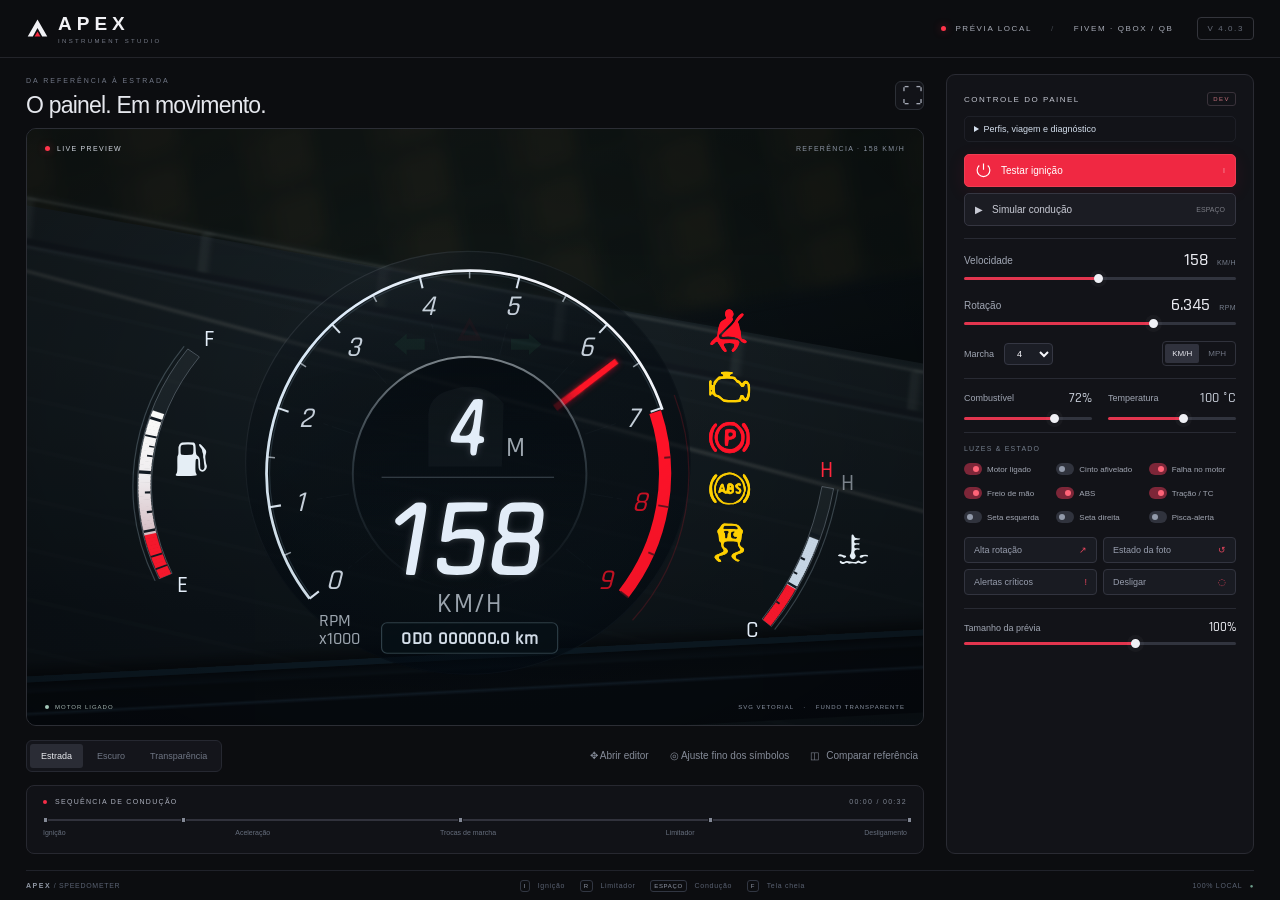
<file: Apex_Speedometer/DEV.html>
<!doctype html>
<html lang="pt-BR">
<head>
  <meta charset="utf-8">
  <meta name="viewport" content="width=device-width, initial-scale=1">
  <meta name="color-scheme" content="dark">
  <title>APEX — Speedometer Studio</title>
  <link rel="stylesheet" href="web/app/core.css">
  <link rel="stylesheet" href="web/app/dev.css">
  <link rel="stylesheet" href="web/app/studio-layout.css">
  <link rel="stylesheet" href="web/app/shift.css">
  <link rel="stylesheet" href="web/app/editor.css">
  <link rel="stylesheet" href="web/app/instruments.css">
  <link rel="stylesheet" href="web/app/theme.css">
  <link rel="stylesheet" href="web/app/layout-lab.css">
  <script defer src="web/app/offers.js"></script>
  <script defer src="web/app/engine.js"></script>
  <script defer src="web/app/instruments.js"></script>
  <script defer src="web/app/preferences.js"></script>
  <script defer src="web/app/shift.js"></script>
  <script defer src="web/app/catalog.js"></script>
  <script defer src="web/app/editor.js"></script>
  <script defer src="web/app/dev.js"></script>
  <script defer src="web/app/layout-lab.js"></script>
</head>
<body class="studio">
  <header class="topbar">
    <a class="brand" href="DEV.html" aria-label="APEX Studio"><svg width="27" height="27" viewBox="0 0 27 27" fill="none" aria-hidden="true"><path d="M2 23 13.5 3 25 23H19L13.5 13 8 23Z" fill="currentColor"/><path d="M10 23 13.5 17 17 23" fill="#f5283e"/></svg><strong>APEX<span>INSTRUMENT STUDIO</span></strong></a>
    <div class="top-meta"><span class="status-dot"></span> PRÉVIA LOCAL <span class="separator">/</span> FIVEM · QBOX / QB <span class="version">V 4.0.3</span></div>
  </header>
  <main class="workspace">
    <section class="preview-column">
      <div class="section-heading"><div><span class="eyebrow">DA REFERÊNCIA À ESTRADA</span><h1>O painel. Em movimento.</h1></div><button class="icon-button" id="fullscreen" title="Tela cheia (F)" aria-label="Tela cheia">⛶</button></div>
      <div class="stage" id="stage" data-backdrop="road">
        <div class="road-scene" aria-hidden="true"><div class="sky"></div><div class="forest"></div><div class="asphalt"></div><div class="guardrail"></div><div class="road-lines"></div><div class="dashboard"></div></div>
        <div class="stage-top"><span class="live-label"><i></i> LIVE PREVIEW</span><span id="scenario-label">REFERÊNCIA · 158 KM/H</span></div>
        <div class="reference-frame" id="reference-frame" hidden><span>IMAGEM ORIGINAL</span><img src="web/assets/reference.png" alt="Referência original enviada: velocímetro circular com velocidade 158" width="472" height="296"></div>
        <div class="hud-position"><div id="speedometer" aria-label="Velocímetro interativo"></div></div>
        <div class="stage-bottom"><span id="engine-status"><i></i> MOTOR LIGADO</span><span>SVG VETORIAL <b>·</b> FUNDO TRANSPARENTE</span></div>
      </div>
      <div class="viewer-toolbar"><div class="segmented" aria-label="Fundo da prévia"><button class="active" data-backdrop="road" aria-pressed="true">Estrada</button><button data-backdrop="dark" aria-pressed="false">Escuro</button><button data-backdrop="grid" aria-pressed="false">Transparência</button></div><button class="text-button open-editor-button" id="open-editor">✥ Abrir editor</button><button class="text-button" id="layout-lab-open">◎ Ajuste fino dos símbolos</button><button class="text-button" id="compare" aria-pressed="false">◫ <span>Comparar referência</span></button></div>
      <div class="timeline-card"><div class="timeline-heading"><span><i class="red-dot"></i> SEQUÊNCIA DE CONDUÇÃO</span><span id="demo-time">00:00 / 00:32</span></div><div class="timeline"><div id="timeline-progress"></div><span style="left:0%"></span><span style="left:16%"></span><span style="left:48%"></span><span style="left:77%"></span><span style="left:100%"></span></div><div class="timeline-labels"><span>Ignição</span><span>Aceleração</span><span>Trocas de marcha</span><span>Limitador</span><span>Desligamento</span></div></div>
      <p class="preview-note">O mesmo painel que vai para o jogo. Abra este arquivo para testar sem FiveM, servidor ou instalação.</p>
    </section>
    <aside class="control-panel" aria-label="Controles do simulador">
      <div class="panel-heading"><span>CONTROLE DO PAINEL</span><span class="small-tag">DEV</span></div>
      <details class="dev-advanced"><summary>Perfis, viagem e diagnóstico</summary><label for="vehicle-profile">Perfil do veículo</label><select id="vehicle-profile"><option value="default">Original · 9.000 RPM</option><option value="city">Urbano · 6.500 RPM</option><option value="sport">Esportivo · 8.000 RPM</option><option value="bike">Moto · 12.000 RPM</option></select><label class="dev-extra-check"><input id="night-mode" type="checkbox"> Simular noite</label><label class="dev-extra-check"><input id="missing-data" type="checkbox"> Simular falha de sensores</label><label class="dev-extra-check"><input id="gps-route" type="checkbox"> Destino no GPS</label><label for="route-distance">Distância até o destino <output id="route-distance-out">8,4 km</output></label><input id="route-distance" type="range" min="0" max="50" step=".1" value="8.4"><label for="travel-minutes">Minutos em movimento</label><input id="travel-minutes" type="range" min="0" max="180" step="1" value="0"><p class="dev-metrics" id="performance-readout">Medindo renderização…</p></details>
      <div class="preset-buttons"><button id="ignition" class="primary-button"><svg width="17" height="17" viewBox="0 0 24 24" fill="none" stroke="currentColor" stroke-width="1.6" aria-hidden="true"><path d="M12 2v9M6 5a9 9 0 1 0 12 0"/></svg> Testar ignição <kbd>I</kbd></button><button id="drive" class="secondary-button">▶ <span>Simular condução</span> <kbd>ESPAÇO</kbd></button></div>
      <div class="control-section">
        <div class="control-label"><label for="speed">Velocidade</label><output for="speed" id="speed-out">158 <small>KM/H</small></output></div><input id="speed" type="range" min="0" max="320" value="158" step="1">
        <div class="control-label"><label for="rpm">Rotação</label><output for="rpm" id="rpm-out">6.345 <small>RPM</small></output></div><input id="rpm" class="rpm-slider" type="range" min="0" max="9000" value="6345" step="5">
        <div class="gear-row"><label for="gear">Marcha</label><select id="gear"><option>R</option><option>N</option><option>1</option><option>2</option><option>3</option><option selected>4</option><option>5</option><option>6</option><option>7</option><option>8</option></select><div class="unit-switch"><button class="active" data-unit="KM/H" aria-pressed="true">KM/H</button><button data-unit="MPH" aria-pressed="false">MPH</button></div></div>
      </div>
      <div class="control-section secondary-controls">
        <div class="control-label"><label for="fuel">Combustível</label><output for="fuel" id="fuel-out">70%</output></div><input id="fuel" type="range" min="0" max="100" value="70">
        <div class="control-label"><label for="temperature">Temperatura</label><output for="temperature" id="temperature-out">86 °C</output></div><input id="temperature" type="range" min="40" max="140" value="86">
      </div>
      <div class="control-section"><div class="section-label">LUZES & ESTADO</div><div class="toggle-grid">
        <label class="toggle"><input id="engine" type="checkbox" checked><span></span>Motor ligado</label>
        <label class="toggle"><input id="seatbelt" type="checkbox"><span></span>Cinto afivelado</label>
        <label class="toggle"><input id="engineWarning" type="checkbox" checked><span></span>Falha no motor</label>
        <label class="toggle"><input id="handbrake" type="checkbox" checked><span></span>Freio de mão</label>
        <label class="toggle"><input id="abs" type="checkbox" checked><span></span>ABS</label>
        <label class="toggle"><input id="traction" type="checkbox" checked><span></span>Tração / TC</label>
        <label class="toggle"><input id="left" type="checkbox"><span></span>Seta esquerda</label>
        <label class="toggle"><input id="right" type="checkbox"><span></span>Seta direita</label>
        <label class="toggle"><input id="hazard" type="checkbox"><span></span>Pisca-alerta</label>
      </div></div>
      <div class="scenario-buttons"><button id="redline">Alta rotação <span>↗</span></button><button id="reference">Estado da foto <span>↺</span></button><button id="warnings">Alertas críticos <span>!</span></button><button id="shutdown">Desligar <span>◌</span></button></div>
      <div class="control-section settings-section"><div class="control-label"><label for="scale">Tamanho da prévia</label><output for="scale" id="scale-out">100%</output></div><input id="scale" type="range" min="65" max="120" value="100"><p>Escala de 0 a 9 · RPM ×1000.</p></div>
    </aside>
  </main>
  <section id="layout-lab" class="layout-lab" role="dialog" aria-modal="true" aria-labelledby="layout-lab-title" hidden>
    <div class="layout-lab-shell">
      <header class="layout-lab-header"><div><span>DEV · LAYOUT LAB</span><h2 id="layout-lab-title">Ajuste fino do caminhão</h2><p>Arraste símbolos e textos na prévia. Selecione pela lista para ajustar com precisão.</p></div><button type="button" id="layout-lab-close" aria-label="Fechar ajuste fino">✕</button></header>
      <div class="layout-lab-body"><div class="layout-lab-preview"><div id="layout-lab-surface"></div><p>Prévia ampliada · cada ponto do código usa a escala original de 600 × 285.</p></div>
        <aside class="layout-lab-inspector"><label for="layout-lab-part">Elemento</label><select id="layout-lab-part"></select><div class="layout-lab-grid"><label>X <input id="layout-lab-x" type="number" step="1"></label><label>Y <input id="layout-lab-y" type="number" step="1"></label></div><label for="layout-lab-size">Tamanho <output id="layout-lab-size-out">100%</output></label><input id="layout-lab-size" type="range" min="50" max="220" value="100" step="1"><label for="layout-lab-text">Texto</label><input id="layout-lab-text" type="text" maxlength="40" placeholder="Selecione um texto"><div class="layout-lab-actions"><button type="button" id="layout-lab-reset-part">Restaurar item</button><button type="button" id="layout-lab-reset-all">Restaurar tudo</button></div><label for="layout-lab-code">Código de localização</label><textarea id="layout-lab-code" spellcheck="false" placeholder="O código gerado aparece aqui. Você também pode colar um código para importar."></textarea><div class="layout-lab-actions"><button type="button" id="layout-lab-copy">Copiar código</button><button type="button" id="layout-lab-import">Importar código</button></div><p id="layout-lab-status" role="status">As mudanças ficam salvas neste navegador.</p></aside>
      </div>
    </div>
  </section>
  <footer><span><b>APEX</b> / SPEEDOMETER</span><span><kbd>I</kbd> Ignição <kbd>R</kbd> Limitador <kbd>ESPAÇO</kbd> Condução <kbd>F</kbd> Tela cheia</span><span>100% LOCAL <i>●</i></span></footer>
</body>
</html>
</file>
<file: Apex_Speedometer/web/app/core.css>
@font-face{font-family:Rajdhani;src:url('../assets/Rajdhani-Medium.ttf') format('truetype');font-weight:500;font-display:swap}
:root{--hud-opacity:1;--red:#ff1328;--amber:#ffd000}html{margin:0;min-height:100%;background:transparent}body.nui{margin:0;width:100%;height:100vh;overflow:hidden;background:transparent!important}
#speedometer{pointer-events:none;position:relative}.model-surface{width:100%;height:100%;position:relative}.model-surface[hidden]{display:none!important}.model-surface>div{width:100%;height:100%}
.model-preview{display:block;position:relative;width:100%;height:90px;pointer-events:none;overflow:hidden}.model-preview .cluster,.model-preview .zsx-view{height:100%;width:100%}.model-preview svg{height:100%;width:100%;display:block}.model-preview .cluster{aspect-ratio:auto}.model-preview .cluster svg{aspect-ratio:auto}
.velo-no-model{color:#9baec2;font:14px Rajdhani,Arial;padding:18px;line-height:1.5}.viewer-toolbar .open-editor-button{white-space:nowrap}
</file>
<file: Apex_Speedometer/web/app/dev.css>
*{box-sizing:border-box}body.studio{margin:0;background:#0c0d10;color:#e5e7ed;font-family:Inter,'Segoe UI',Arial,sans-serif;font-size:12px;min-height:100vh}button,input,select{font:inherit}button{cursor:pointer}button:focus-visible,input:focus-visible,select:focus-visible,a:focus-visible{outline:2px solid #ff6071;outline-offset:4px}button{color:inherit;transition:background .18s,color .18s,border-color .18s}button:hover{border-color:#63666f!important;color:#fff}button:active{transform:translateY(1px)}.topbar{height:89px;border-bottom:1px solid #23242a;display:flex;align-items:center;justify-content:space-between;padding:0 4.1vw}.brand{display:flex;gap:12px;align-items:center;color:#f1f1f5;text-decoration:none}.brand strong{font-size:23px;font-weight:750;letter-spacing:5px}.brand strong span{display:block;font-size:8px;letter-spacing:2.35px;font-weight:500;color:#777c89;margin-top:3px}.top-meta{display:flex;align-items:center;gap:9px;font-size:9px;letter-spacing:1.6px;color:#a7abb6}.status-dot,.live-label i{width:5px;height:5px;background:#ff344a;border-radius:50%;display:inline-block;box-shadow:0 0 8px #ff344a65}.separator{color:#42464e;margin:0 10px}.version{border:1px solid #34353c;border-radius:4px;padding:6px 9px;font-size:8px;margin-left:15px;color:#686e7b}.workspace{max-width:1800px;margin:auto;padding:36px 4.1vw 25px;display:grid;grid-template-columns:minmax(0,1fr) 292px;gap:33px}.section-heading{display:flex;justify-content:space-between;align-items:center;margin-bottom:26px}.eyebrow{font-size:8px;letter-spacing:2px;color:#727887}h1{font-size:26px;font-weight:500;letter-spacing:-.8px;margin:10px 0 0}.icon-button{height:34px;width:34px;background:#121318;border:1px solid #2d3037;border-radius:6px;font-size:24px;color:#a5a9b5}.stage{position:relative;aspect-ratio:1.56;min-height:370px;overflow:hidden;border:1px solid #2c2e35;border-radius:10px;background:#070b10;isolation:isolate}.stage:after{content:'';position:absolute;inset:0;pointer-events:none;background:radial-gradient(ellipse at 50% 45%,transparent 30%,#0005);z-index:-1}.stage-top,.stage-bottom{position:absolute;z-index:2;left:22px;right:22px;display:flex;align-items:center;justify-content:space-between;font-size:8px;letter-spacing:1.3px;color:#8a93a2}.stage-top{top:23px}.stage-bottom{bottom:22px;font-size:7px;letter-spacing:1px}.live-label{color:#d1d6df;display:flex;align-items:center;gap:7px}.stage-bottom b{margin:0 7px;color:#4e5460}#engine-status{display:flex;gap:6px;align-items:center;color:#a3b4af}#engine-status i{width:4px;height:4px;background:#a3c7b9;border-radius:50%}#engine-status.off{color:#6c7581}#engine-status.off i{background:#69737e}.hud-position{position:absolute;inset:5% 1% 0;display:flex;align-items:center;justify-content:center;z-index:1}#speedometer{width:100%;max-width:1000px;transform:scale(var(--preview-scale,1));transform-origin:50% 58%;transition:transform .25s}.road-scene{position:absolute;inset:0;z-index:-2;opacity:.68;overflow:hidden}.sky{position:absolute;inset:0;background:linear-gradient(165deg,#48423b -40%,#121b1e 28%,#050b0e 62%)}.forest{position:absolute;left:-20%;top:-38%;width:155%;height:72%;transform:rotate(-10deg);background:repeating-linear-gradient(172deg,transparent 0 21px,#151c15b0 22px 37px,transparent 42px 67px),repeating-linear-gradient(90deg,#1c2017 0 21px,#242619 29px 65px,#121a14 80px 130px);filter:blur(7px);opacity:.75}.asphalt{position:absolute;inset:27% -30% -50%;transform:rotate(10deg);background:repeating-linear-gradient(3deg,transparent 0 13px,#81919907 14px 17px,transparent 18px 49px),linear-gradient(175deg,#1f292d,#10191e 48%,#111b22)}.guardrail{position:absolute;left:-15%;right:-15%;height:8%;top:26%;transform:rotate(11deg);border-top:3px solid #8b96934d;border-bottom:7px solid #171e24;box-shadow:0 2px 2px #697a874d,0 -4px 4px #8391980c;background:repeating-linear-gradient(85deg,transparent 0 120px,#78848136 123px 128px,transparent 135px 180px);filter:blur(.8px)}.road-lines{position:absolute;inset:45% -30% -20%;transform:rotate(15deg);border-top:4px solid #babcb335;filter:blur(1px)}.dashboard{position:absolute;left:-10%;right:-10%;bottom:-2%;height:14%;transform:rotate(-3deg);border-top:6px solid #112430;background:linear-gradient(#050a0e,#0b141b 12%,#060c10 16%,#070d12 38%,#172633 41%,#060b11 45%);box-shadow:0 -8px 12px #0008}.stage[data-backdrop=dark]{background:#090d12}.stage[data-backdrop=grid]{background-color:#18202a;background-image:linear-gradient(45deg,#202a34 25%,transparent 25%),linear-gradient(-45deg,#202a34 25%,transparent 25%),linear-gradient(45deg,transparent 75%,#202a34 75%),linear-gradient(-45deg,transparent 75%,#202a34 75%);background-size:24px 24px;background-position:0 0,0 12px,12px -12px,-12px 0}.stage:not([data-backdrop=road]) .road-scene{display:none}.stage.is-driving .forest{animation:road-motion 1.3s linear infinite}.stage.is-driving .guardrail{animation:rail-motion .65s linear infinite}.stage.is-comparing{aspect-ratio:1.8}.stage.is-comparing .hud-position{inset:10% 0 0 50%}.stage.is-comparing .reference-frame{position:absolute;left:2%;width:47%;top:50%;transform:translateY(-45%)}.reference-frame img{display:block;width:100%;height:auto;border:1px solid #51596340;border-radius:3px}.reference-frame span{position:absolute;top:-24px;font-size:8px;letter-spacing:1.5px;color:#8a93a2}.viewer-toolbar{display:flex;justify-content:space-between;gap:12px;align-items:center;margin:15px 0 27px}.segmented{display:flex;gap:3px;background:#14151b;border:1px solid #262831;border-radius:6px;padding:3px}.segmented button{font-size:9px;padding:8px 13px;background:transparent;color:#6f7684;border:0;border-radius:3px}.segmented button.active{background:#2a2c35;color:#e7e9ed}.text-button{border:0;background:transparent;color:#858b98;font-size:10px;display:flex;gap:7px;align-items:center}.text-button[aria-pressed=true]{color:#ff5e71}.timeline-card{padding:21px 22px;background:#111217;border:1px solid #272830;border-radius:8px}.timeline-heading{display:flex;justify-content:space-between;font-size:8px;letter-spacing:1.3px;color:#7d8491}.timeline-heading>span:first-child{display:flex;align-items:center;gap:8px;color:#acb0bd}.red-dot{height:4px;width:4px;background:#f62d47;border-radius:50%}.timeline{position:relative;height:2px;background:#31323c;margin:24px 0 12px}.timeline>div{height:100%;width:0%;background:#ff2941;box-shadow:0 0 9px #ff294170}.timeline>span{position:absolute;top:-2px;width:5px;height:6px;background:#848996;border:1px solid #111217}.timeline-labels{display:flex;justify-content:space-between;font-size:8px;color:#666e7d}.preview-note{font-size:10px;color:#626977;line-height:1.8;margin-top:18px}.control-panel{border:1px solid #2a2b33;background:#121318;border-radius:9px;padding:21px 20px;align-self:start}.panel-heading{display:flex;justify-content:space-between;align-items:center;font-size:9px;letter-spacing:1.5px;color:#c3c6d0}.small-tag{font-size:7px;padding:4px 6px;border:1px solid #39323a;border-radius:3px;color:#c8727d}.preset-buttons{display:grid;gap:8px;margin:21px 0}.primary-button,.secondary-button{display:flex;align-items:center;gap:9px;width:100%;height:41px;padding:0 13px;border-radius:5px;font-size:11px}.primary-button{background:#f02842;border:1px solid #f03d52;color:#fff;box-shadow:0 4px 18px #ea20371a}.primary-button:hover{background:#ff3650}.secondary-button{border:1px solid #353641;background:#1b1c23;color:#c9cbd5}.primary-button kbd,.secondary-button kbd{margin-left:auto;font-size:7px;opacity:.55}.control-section{border-top:1px solid #282a33;padding:19px 0 0;margin-top:19px}.control-label{display:flex;align-items:center;justify-content:space-between;font-size:10px;color:#a1a7b4;margin-bottom:8px}.control-label output{font-family:Rajdhani,sans-serif;font-size:19px;color:#ecedf3;line-height:1}.control-label small{font-family:'Segoe UI',sans-serif;font-size:8px;color:#767e8c;letter-spacing:.4px;margin-left:4px}input[type=range]{appearance:none;-webkit-appearance:none;background:linear-gradient(to right,#e2354e var(--fill,50%),#31343e var(--fill,50%));height:3px;width:100%;display:block;margin:13px 0 22px;border-radius:3px;cursor:pointer}input[type=range]::-webkit-slider-thumb{appearance:none;-webkit-appearance:none;background:#f0f1f6;border:3px solid #f0f1f6;border-radius:50%;height:9px;width:9px;box-shadow:0 0 0 4px #ffffff08}input[type=range]::-moz-range-thumb{background:#f0f1f6;border:0;border-radius:50%;height:9px;width:9px}.gear-row{display:flex;align-items:center;gap:12px;color:#a1a7b4;font-size:10px}.gear-row select{color:#f5f5fa;background:#1b1d25;border:1px solid #353743;border-radius:4px;padding:6px 9px;min-width:49px}.unit-switch{margin-left:auto;display:flex;gap:2px;border:1px solid #30323c;border-radius:4px;padding:2px}.unit-switch button{background:transparent;color:#6f7583;border:0;font-size:8px;padding:6px}.unit-switch button.active{background:#30323d;border-radius:2px;color:#e4e5ec}.secondary-controls{padding-top:19px}.secondary-controls input:last-child{margin-bottom:0}.secondary-controls output{font-size:16px;color:#c5cbd6}.section-label{font-size:8px;letter-spacing:1.2px;color:#747e8c;margin-bottom:16px}.toggle-grid{display:grid;grid-template-columns:1fr 1fr;gap:15px 7px}.toggle{display:flex;align-items:center;gap:7px;cursor:pointer;font-size:9px;color:#a1a6b2}.toggle input{position:absolute;opacity:0;width:1px;height:1px}.toggle>span{width:22px;height:12px;background:#30333d;border-radius:8px;position:relative;flex-shrink:0;transition:background .2s}.toggle>span:after{content:'';position:absolute;top:3px;left:3px;width:6px;height:6px;background:#929aaa;border-radius:50%;transition:transform .2s,background .2s}.toggle input:checked+span{background:#7d2638}.toggle input:checked+span:after{transform:translateX(10px);background:#ff6478}.toggle input:focus-visible+span{outline:2px solid #ff6478;outline-offset:3px}.scenario-buttons{display:grid;grid-template-columns:1fr 1fr;gap:7px;margin-top:22px}.scenario-buttons button{display:flex;align-items:center;justify-content:space-between;color:#989eae;font-size:9px;padding:9px;border:1px solid #32343f;border-radius:4px;background:#191b22}.scenario-buttons button span{color:#e5455d}.settings-section{padding-top:17px}.settings-section output{font-size:15px}.full-toggle{font-size:9px}.settings-section p{font-size:8px;color:#626a79;line-height:1.65;margin:11px 0 0}footer{border-top:1px solid #20222a;display:flex;justify-content:space-between;gap:15px;margin:0 4.1vw;padding:19px 0 24px;font-size:8px;color:#596171;letter-spacing:.7px}footer b{font-weight:600;letter-spacing:1.5px;color:#9198a5}kbd{font-family:inherit}footer kbd{margin:0 5px 0 12px;border:1px solid #313642;border-radius:3px;padding:2px 4px;font-size:7px;color:#949baa}footer i{font-size:6px;color:#6e9e8b;margin-left:5px}.stage:fullscreen{width:100vw;height:100vh;border:0;border-radius:0;aspect-ratio:auto}.stage:fullscreen .hud-position{inset:0;align-items:flex-end;justify-content:flex-end;padding:0 28px 20px}.stage:fullscreen #speedometer{width:440px;max-width:none}.stage:fullscreen .stage-top{top:30px}.stage:fullscreen .stage-bottom{display:none}@keyframes road-motion{to{background-position:-180px 0,-260px 0}}@keyframes rail-motion{to{background-position:-180px 0}}@media(min-width:1550px){.workspace{padding-top:45px;grid-template-columns:minmax(0,1fr) 316px;gap:40px}.stage{aspect-ratio:1.72}.control-panel{padding:24px}h1{font-size:31px}}@media(max-width:1050px){.workspace{gap:20px;padding:26px 25px;grid-template-columns:minmax(0,1fr) 270px}.stage{min-height:330px}.viewer-toolbar{flex-wrap:wrap;gap:14px}.segmented button{padding:7px 9px}.topbar{padding:0 25px}.top-meta{font-size:7px;letter-spacing:1px}.control-panel{padding:18px 15px}.stage-bottom{font-size:6px}.timeline-labels{font-size:7px}h1{font-size:22px}.stage-top{font-size:7px;left:17px;right:17px}}@media(max-width:760px){.topbar{height:75px;padding:0 20px}.top-meta{font-size:7px}.version,.separator{display:none}.brand strong{font-size:18px}.brand strong span{font-size:6px}.workspace{display:flex;flex-direction:column;padding:25px 18px}.preview-column{width:100%}.stage{min-height:0;aspect-ratio:1.35}.stage.is-comparing{aspect-ratio:1.25}.control-panel{width:100%;padding:22px}.preset-buttons{grid-template-columns:1fr 1fr}.control-section{margin-top:20px}.toggle-grid{grid-template-columns:repeat(3,1fr)}footer{margin:0 18px;flex-wrap:wrap;font-size:7px}footer>span:nth-child(2){display:none}.timeline-labels{font-size:6px}.stage-top{font-size:6px;top:17px}.stage-bottom{bottom:16px}.stage-bottom>span:last-child{display:none}.section-heading{margin-bottom:20px}}@media(prefers-reduced-motion:reduce){*{scroll-behavior:auto!important}.road-scene *{animation:none!important}}
</file>
<file: Apex_Speedometer/web/app/studio-layout.css>
/* Viewport-sized workbench. The SVG keeps its native 472:296 aspect ratio. */
@media (min-width: 1000px) {
  body.studio {
    height: 100vh;
    height: 100dvh;
    min-height: 0;
    overflow: hidden;
    display: grid;
    grid-template-rows: 58px minmax(0, 1fr) 30px;
  }
  .topbar {height: auto; padding: 0 26px;}
  .brand {gap: 9px;}
  .brand strong {font-size: 19px;}
  .brand strong span {font-size: 6px;}
  .brand svg {width: 23px; height: 23px;}
  .top-meta {font-size: 8px;}
  .workspace {
    width: 100%; height: 100%; min-height: 0; max-width: 1800px;
    padding: 16px 26px; gap: 22px;
    grid-template-columns: minmax(0, 1fr) 308px;
  }
  .preview-column {
    min-height: 0; min-width: 0;
    display: grid;
    grid-template-rows: 43px minmax(0, 1fr) 37px 69px;
    gap: 11px;
  }
  .section-heading {margin: 0;}
  .eyebrow {font-size: 7px;}
  h1 {font-size: 23px; margin-top: 6px;}
  .icon-button {width: 29px; height: 29px; font-size: 21px;}
  .stage, .stage.is-comparing {height: 100%; min-height: 0; aspect-ratio: auto;}
  .stage-top {top: 16px; left: 18px; right: 18px; font-size: 7px;}
  .stage-bottom {bottom: 15px; left: 18px; right: 18px; font-size: 6px;}
  .hud-position {inset: 25px 14px 25px;}
  .viewer-toolbar {margin: 0; flex-wrap: nowrap;}
  .segmented button {padding: 7px 11px;}
  .timeline-card {padding: 12px 16px;}
  .timeline-heading {font-size: 7px;}
  .timeline {margin: 14px 0 8px;}
  .timeline-labels {font-size: 7px;}
  .preview-note {display: none;}
  .control-panel {
    align-self: stretch; height: 100%; min-height: 0;
    padding: 15px 17px; overflow: auto;
    scrollbar-width: thin; scrollbar-color: #434551 transparent;
  }
  .panel-heading {font-size: 8px; min-height: 18px;}
  .small-tag {font-size: 6px; padding: 3px 5px;}
  .preset-buttons {margin: 12px 0; gap: 6px;}
  .primary-button, .secondary-button {height: 33px; padding: 0 10px; font-size: 10px;}
  .control-section {padding-top: 12px; margin-top: 12px;}
  .control-label {font-size: 10px; margin-bottom: 5px;}
  .control-label output {font-size: 18px;}
  .control-label small {font-size: 7px;}
  input[type=range] {margin: 8px 0 16px;}
  .gear-row {gap: 10px; font-size: 9px;}
  .gear-row select {padding: 4px 8px;}
  .unit-switch button {padding: 5px 7px;}
  .secondary-controls {display: grid; grid-template-columns: 1fr 1fr; column-gap: 16px;}
  .secondary-controls .control-label:nth-child(1) {grid-column: 1; grid-row: 1;}
  .secondary-controls input:nth-child(2) {grid-column: 1; grid-row: 2;}
  .secondary-controls .control-label:nth-child(3) {grid-column: 2; grid-row: 1;}
  .secondary-controls input:nth-child(4) {grid-column: 2; grid-row: 2;}
  .secondary-controls input {margin: 7px 0 0;}
  .secondary-controls output {font-size: 14px;}
  .secondary-controls .control-label {font-size: 9px;}
  .section-label {font-size: 7px; margin-bottom: 11px;}
  .toggle-grid {grid-template-columns:repeat(3,minmax(0,1fr));gap:12px 5px;}
  .toggle {font-size:8px;gap:5px;}
  .toggle>span {width:18px;}
  .toggle input:checked+span:after {transform:translateX(6px);}
  .scenario-buttons {gap: 6px; margin-top: 14px;}
  .scenario-buttons button {padding: 7px 9px; font-size: 9px;}
  .settings-section {margin-top: 13px; padding-top: 12px;}
  .settings-section .control-label {font-size: 9px;}
  .settings-section output {font-size: 13px;}
  .settings-section input[type=range] {margin: 8px 0 13px;}
  .settings-section p {display: none;}
  .full-toggle {font-size: 8px;}
  footer {margin: 0 26px; padding: 0; align-items: center; font-size: 7px;}
  footer kbd {font-size: 6px; padding: 2px 3px;}
}

/* Short laptop windows, including 1366 x 768 with browser toolbars. */
@media (min-width: 1000px) and (max-height: 710px) {
  body.studio {grid-template-rows: 50px minmax(0, 1fr) 25px;}
  .workspace {padding: 12px 22px; gap: 18px; grid-template-columns: minmax(0, 1fr) 302px;}
  .preview-column {grid-template-rows: 37px minmax(0, 1fr) 32px 62px; gap: 9px;}
  h1 {font-size: 20px;}
  .timeline-card {padding: 10px 14px;}
  .timeline {margin-top: 13px;}
  .control-panel {padding: 11px 15px;}
  .preset-buttons {margin: 9px 0; gap: 5px;}
  .primary-button, .secondary-button {height: 30px;}
  .control-section {margin-top: 10px; padding-top: 10px;}
  .control-label output {font-size: 16px;}
  input[type=range] {margin: 7px 0 13px;}
  .secondary-controls output {font-size: 13px;}
  .toggle-grid {gap: 10px 7px;}
  .section-label {margin-bottom: 9px;}
  .scenario-buttons {margin-top: 11px; gap: 5px;}
  .scenario-buttons button {padding: 6px 8px;}
  .settings-section {margin-top: 10px; padding-top: 10px;}
  .settings-section input[type=range] {margin: 7px 0 10px;}
}

#speedometer {flex: none; max-width: 100%; transition: transform .2s;}
.dev-advanced{margin-top:8px;border:1px solid #363b4655;border-radius:5px;padding:7px 9px;font-size:9px;color:#adbacb}.dev-advanced summary{cursor:pointer;color:#d4dfed}.dev-advanced>label:not(.dev-extra-check){display:block;margin-top:10px;margin-bottom:5px}.dev-advanced>select{width:100%;border:1px solid #39404d;border-radius:4px;background:#161c26;color:#e4eef9;padding:6px}.dev-extra-check{display:flex;gap:7px;align-items:center;margin-top:9px}.dev-extra-check input{accent-color:#ff1834}.dev-metrics{font-size:9px;color:#8b9eb5;margin:10px 0 2px;line-height:1.5}
.cluster svg {aspect-ratio: 472 / 296;}
.stage.is-comparing .hud-position {inset: 30px 12px 26px 51%;}
.stage.is-comparing .reference-frame {left:25%;top:50%;transform:translate(-50%,-50%);width:47%;max-height:calc(100% - 74px);}
.stage.is-comparing .reference-frame img {max-height: inherit; object-fit: contain;}
.stage:fullscreen .hud-position {inset: 0; padding: 24px 28px;}

/* Keep the preview on screen while controls scroll on a narrow window. */
@media (max-width: 999px) {
  body.studio {overflow: auto;}
  .workspace {display: block; padding: 18px;}
  .preview-column {position: sticky; top: 0; z-index: 5; background: #0c0d10; padding-bottom: 9px;}
  .section-heading {margin-bottom: 12px;}
  .section-heading .eyebrow {display: none;}
  .stage {height: clamp(200px, 39vh, 360px); min-height: 0; aspect-ratio: auto;}
  .stage.is-comparing {aspect-ratio: auto;}
  .hud-position {inset: 24px 8px 22px;}
  .viewer-toolbar {margin: 10px 0 0; flex-wrap: nowrap;}
  .segmented button {font-size: 8px; padding: 7px 8px;}
  .text-button {font-size: 8px;}
  .timeline-card, .preview-note {display: none;}
  .control-panel {width: 100%; margin-top: 12px;}
  .topbar {height: 60px;}
  footer {margin-top: 16px;}
}
</file>
<file: Apex_Speedometer/web/app/shift.css>
/* Geometry/visibility of the supplied wrapper are controlled by the parent. */
.apex-shift-lights {
  --shift-brightness: .85;
  --shift-environment: var(--velo-light-brightness, 1);
  --shift-output: clamp(0, calc(var(--shift-brightness) * var(--shift-environment)), 1);
  --shift-reflection: clamp(.2, calc(.25 + .75 * var(--shift-environment)), 1);
  --shift-bloom: .22;
  width: 100%;
  aspect-ratio: 360 / 62;
  pointer-events: none;
  user-select: none;
}

.apex-shift-lights .shift-lights-svg {
  display: block;
  width: 100%;
  height: 100%;
  overflow: visible;
  shape-rendering: geometricPrecision;
}

.apex-shift-lights .shift-case-reflection { opacity:calc(.62 * var(--shift-reflection)); }
.apex-shift-lights[data-material="carbon"] .shift-case-reflection { opacity:calc(.48 * var(--shift-reflection)); }
.apex-shift-lights[data-material="plastic"] .shift-case-reflection { opacity:calc(.21 * var(--shift-reflection)); }
.apex-shift-lights[data-material="matte"] .shift-case-reflection { opacity:calc(.018 * var(--shift-reflection)); }
.apex-shift-lights[data-material="matte"] .shift-case-shade { opacity:.4; }

.apex-shift-lights .shift-led {
  color: var(--shift-green, #32ed80);
}

.apex-shift-lights .shift-led[data-color="yellow"] {
  color: var(--shift-yellow, #ffe048);
}

.apex-shift-lights .shift-led[data-color="red"],
.apex-shift-lights .shift-led.is-red {
  color: var(--shift-red, #ff1834);
}

.apex-shift-lights .shift-led-tint {
  fill: currentColor;
  opacity: .095;
}

/* No transitions or CSS clocks: a shared frame must also go dark immediately. */
.apex-shift-lights .shift-led-emission {
  opacity: 0;
}

.apex-shift-lights .shift-led.is-lit .shift-led-emission {
  opacity: var(--shift-output);
}

.apex-shift-lights .shift-led-bloom {
  fill: currentColor;
  opacity: var(--shift-bloom);
}

.apex-shift-lights .shift-led-light {
  fill: currentColor;
  opacity: .88;
}

.apex-shift-lights .shift-led-highlight {
  fill: none;
  stroke: #e4f1fc;
  stroke-width: .7;
  stroke-linecap: round;
  opacity: calc(.28 * var(--shift-reflection));
}

.apex-shift-lights .shift-led-coat { opacity: calc(.7 + .3 * var(--shift-reflection)); }
.apex-shift-lights .shift-led-reflection { opacity: calc(.2 * var(--shift-reflection)); }

/* Only the diffuse halo costs a blur. Every level retains the physical lens. */
body[data-velo-quality="low"] .apex-shift-lights:not([data-quality]),
.apex-shift-lights[data-quality="low"] { --shift-bloom: 0; }
body[data-velo-quality="balanced"] .apex-shift-lights:not([data-quality]),
.apex-shift-lights[data-quality="balanced"] { --shift-bloom: .22; }
body[data-velo-quality="high"] .apex-shift-lights:not([data-quality]),
.apex-shift-lights[data-quality="high"] { --shift-bloom: .3; }
body[data-velo-quality="low"] .apex-shift-lights:not([data-quality]) .shift-led-bloom,
.apex-shift-lights[data-quality="low"] .shift-led-bloom { display: none; }

@media (prefers-reduced-motion: reduce) {
  .apex-shift-lights { animation: none; transition: none; }
}
</file>
<file: Apex_Speedometer/web/app/editor.css>
.zsx-model{width:100%;height:100%;display:none}.zsx-model .zsx-view{width:100%;height:100%}
.shift-position{pointer-events:none;z-index:12;aspect-ratio:360/62}.shift-position[hidden]{display:none!important}
.velo-trip-host{pointer-events:none;z-index:12;--trip-scale:1}.velo-trip-host[hidden]{display:none!important}.velo-trip-host.is-placeholder{display:grid;place-items:center;aspect-ratio:260/110;border:1px solid #6e8494;background:#101b25;color:#bed2e1;font:14px Arial,sans-serif;border-radius:7px}
.cluster .red-band{stroke:var(--model-accent,#ff1328)}.cluster .dial-label.red{fill:var(--model-accent,#ff1328)}
.cluster .dial-label:not(.red),.cluster .side-label{fill:var(--model-text,#e4eef9)!important}.cluster .small-label,.cluster .rpm-label{fill:var(--model-text,#e4eef9)!important;opacity:.68}
.cluster .tick:not(.red){stroke:var(--model-text,#e4eef9)}
.velo-editor,.velo-editor *{box-sizing:border-box;-webkit-user-select:none;user-select:none}.velo-editor[hidden],.velo-editor [hidden]{display:none!important}
.velo-editor input[type=number],.velo-editor input[type=text],.velo-editor textarea{-webkit-user-select:text;user-select:text}
.velo-editor img,.velo-editor svg{-webkit-user-drag:none}
.velo-editor{position:fixed;inset:0;z-index:1000;color:#e7edf4;font:14px Rajdhani,Arial,sans-serif;letter-spacing:.15px;background:radial-gradient(ellipse at 68% 42%,#12232a75,#030810bb);isolation:isolate}
.editor-canvas{position:absolute;inset:0;overflow:hidden}.has-grid .editor-canvas{background-image:linear-gradient(#c6dfec0a 1px,transparent 1px),linear-gradient(90deg,#c6dfec0a 1px,transparent 1px);background-size:32px 32px}.has-grid .editor-canvas:after{content:"";position:absolute;inset:0;pointer-events:none;background:linear-gradient(90deg,transparent calc(50% - .5px),#94e5f52b 50%,transparent calc(50% + .5px)),linear-gradient(transparent calc(50% - .5px),#94e5f52b 50%,transparent calc(50% + .5px))}
.editor-canvas #speedometer{max-width:none;pointer-events:none;z-index:2}.editor-canvas .shift-position{z-index:3}
.editor-canvas .velo-trip-host{z-index:3}
.editor-topline{position:absolute;top:21px;left:26px;right:26px;display:flex;justify-content:space-between;color:#aab8c9;font-size:10px;letter-spacing:2px;pointer-events:none}.editor-topline b{color:#fe3350;margin:0 9px}.editor-topline span:last-child{color:#8296aa}
.editor-panel{position:absolute;z-index:30;left:22px;top:52px;bottom:32px;width:320px;display:flex;flex-direction:column;background:linear-gradient(155deg,#141b22fa,#0b1016fa);border:1px solid #64728645;border-radius:13px;box-shadow:0 22px 85px #0008;overflow:hidden}
.editor-panel header{display:flex;align-items:center;justify-content:space-between;padding:18px 18px 14px;border-bottom:1px solid #97afcb15}.editor-eyebrow{font-size:8px;letter-spacing:1.5px;color:#8294a8}.editor-panel h1{font:500 24px Rajdhani,Arial,sans-serif;letter-spacing:-.5px;margin:4px 0 0}
.editor-panel button,.editor-panel input,.editor-panel select{font:inherit}.editor-panel button{cursor:pointer;color:inherit;border:1px solid #78869d38;border-radius:6px;background:#ffffff05;transition:background .15s,border-color .15s}.editor-panel button:hover{background:#ffffff0d;border-color:#9eb4cd73}.editor-panel button:disabled{opacity:.45;cursor:wait}.editor-panel button:focus-visible,.editor-panel input:focus-visible,.editor-panel select:focus-visible{outline:2px solid #71ddff;outline-offset:3px}
#velo-close{width:29px;height:29px;padding:0;font:22px Arial,sans-serif}.editor-scroll{padding:16px 18px;overflow-y:auto;min-height:0;scrollbar-width:thin;scrollbar-color:#526174 #10161e;overscroll-behavior:contain;color-scheme:dark}
/* FiveM's older Chromium needs the WebKit scrollbar rules as well. */
.editor-scroll::-webkit-scrollbar{width:6px;height:6px}
.editor-scroll::-webkit-scrollbar-track{background:#10161e}
.editor-scroll::-webkit-scrollbar-thumb{background:#526174;border:1px solid #10161e;border-radius:12px}
.editor-scroll::-webkit-scrollbar-thumb:hover{background:#e83c5b}
.editor-scroll::-webkit-scrollbar-button{display:none;width:0;height:0}
.editor-scroll::-webkit-scrollbar-corner{background:transparent}
.model-offers{border:0;padding:0;margin:17px 0 0;min-width:0}
.model-offers legend{font-size:12px;color:#b4c2d1;margin-bottom:9px}
.model-offer{border:1px solid #64728638;border-radius:8px;overflow:hidden;background:linear-gradient(145deg,#1a2231,#0a1018);margin-bottom:9px}
.offer-preview{height:104px;display:flex;align-items:center;justify-content:center;background:radial-gradient(ellipse,#25314555,transparent 70%)}
.offer-preview img{height:100%;max-width:100%;object-fit:contain;pointer-events:none}
.offer-content{padding:10px 12px 12px}.offer-heading{display:flex;justify-content:space-between;align-items:center;gap:8px}
.offer-heading strong{font-size:14px;letter-spacing:1.6px}.offer-heading small{font-size:9px;color:#9cabbc;border:1px solid #64728638;border-radius:4px;padding:3px 5px}
.offer-content p{font-size:11px;color:#93a6bb;line-height:1.4;margin:7px 0 10px}
.offer-link{display:flex;justify-content:center;align-items:center;gap:8px;padding:9px;color:#f0f4fa;font-size:12px;text-decoration:none;background:#ef33541a;border:1px solid #ef335455;border-radius:5px;transition:background .15s,border-color .15s}
.offer-link:hover{background:#ef33542a;border-color:#ef3354}.offer-link:focus-visible{outline:2px solid #71ddff;outline-offset:3px}
.offer-link[aria-disabled=true]{background:#ffffff04;border-color:#64728638;color:#8294a8;cursor:default}
.model-picker{display:grid;grid-template-columns:1fr 1fr;gap:9px;padding:0;margin:0;border:0}.model-picker legend{margin-bottom:9px;font-size:12px;color:#b4c2d1}.model-picker button{position:relative;display:flex;flex-direction:column;align-items:center;gap:2px;padding:9px 8px 10px}.model-picker button[aria-pressed=true]{border-color:#ef3354;background:linear-gradient(145deg,#e7335016,#e7335005)}.model-picker strong{font-size:13px;letter-spacing:1.8px}.model-picker small{font-size:10px;color:#8a9bae}.model-glyph{height:42px;line-height:41px;font-size:26px;font-style:italic;width:66px;text-align:center;border:1px solid #677786;border-bottom-color:transparent;border-radius:50%;margin:4px 0 2px}.model-zsx{border-right:2px solid #ed008b;border-bottom:none;border-radius:50% 50% 0 0;color:#eceef4}.model-apex{border-right:3px solid #ff1328;box-shadow:inset 0 5px 12px #aac9ea15}
.editor-section{padding:14px 0;border-bottom:1px solid #a3b9d118}.editor-section>label:first-child,.editor-section-title{display:block;font-size:12px;color:#c6d0dd;margin-bottom:8px}.editor-panel select,.editor-panel input[type=number]{background:#080d13;color:#e3eaf2;border:1px solid #697a913b;border-radius:5px;width:100%;padding:8px 10px;min-height:33px}.editor-panel select{cursor:pointer}.editor-hint{font-size:11px;color:#91a1b4;line-height:1.45;margin:8px 0 12px}.editor-pair{display:grid;grid-template-columns:1fr 1fr;gap:10px}.editor-pair>label{font-size:11px;color:#a8b7c8}.editor-pair input[type=number]{margin-top:5px}.editor-pair small{color:#6c8299;margin-left:2px}
.editor-range-label{display:flex!important;justify-content:space-between;align-items:center;margin:13px 0 5px;font-size:12px;color:#a7b7c9}.editor-range-label output{color:#e8eff8}.editor-panel input[type=range]{width:100%;height:4px;accent-color:#f33555;cursor:pointer;margin:7px 0 12px}.editor-check{display:flex!important;gap:8px;align-items:center;font-size:11px;color:#b5c4d3;margin:8px 0}.editor-check input{accent-color:#f33555;width:14px;height:14px;margin:0}.editor-check-main{font-size:14px!important;font-weight:500}.editor-color{display:flex;gap:8px;align-items:center}.editor-color input{width:29px;height:28px;padding:2px;background:#ffffff06;border:1px solid #6f849946;border-radius:5px;cursor:pointer}
.editor-subtle{font-size:10px!important;color:#a7b9cc!important;border:0!important;background:none!important;text-decoration:underline;text-underline-offset:3px;padding:6px 0}.editor-scroll>.editor-subtle{margin-top:12px}.editor-secondary{padding:9px 12px;width:100%;font-size:12px!important;margin-top:5px}
.editor-history{display:grid;grid-template-columns:1fr 1fr;gap:8px;margin-bottom:6px}.editor-history button,.editor-actions button{padding:8px;font-size:12px}.editor-actions{margin:9px 0}.editor-panel button:disabled{cursor:default}.editor-panel input:disabled{opacity:.5;cursor:default}.editor-panel input[type=text]{width:100%;min-height:34px;padding:8px 10px;margin-top:6px;border:1px solid #697a913b;border-radius:5px;background:#080d13;color:#e3eaf2}.editor-section>label[for=velo-preset-name]{margin-top:12px}.editor-led-colors{display:flex;flex-wrap:wrap;gap:10px;font-size:11px;color:#b5c4d3;margin:12px 0}.editor-import-preview{border:1px solid #71ddff44;background:#71ddff08;border-radius:6px;margin-top:12px;padding:10px}.editor-import-preview p{margin:0;color:#bed2e1;font-size:12px;line-height:1.5;overflow-wrap:anywhere}.editor-panel select,.editor-panel input{color-scheme:dark}
.shift-material-picker{border:0;padding:0;margin:15px 0 12px;display:grid;grid-template-columns:1fr 1fr;gap:8px}.shift-material-picker legend{font-size:12px;color:#c6d0dd;margin-bottom:9px}.shift-material-picker button{padding:5px;display:flex;flex-direction:column;gap:6px;align-items:stretch;font-size:11px;line-height:1.2;text-align:left}.shift-material-picker button[aria-pressed=true]{border-color:#ee3655;background:#ee365512}.material-swatch{display:block;height:32px;border-radius:3px;background-size:110px;background-color:#364047;box-shadow:inset 0 1px 0 #ffffff28,inset 0 -10px 15px #0008}.shift-material-picker [data-material=carbon] .material-swatch{background-size:90px;filter:brightness(.53);background-position:center}.shift-material-picker [data-material=matte] .material-swatch{filter:brightness(.6);box-shadow:inset 0 0 8px #0001}.shift-material-picker [data-material=plastic] .material-swatch{filter:brightness(.7)}.shift-case-color{font-size:12px;color:#b5c4d3;margin:12px 0 7px}.material-description{margin-bottom:6px}
.editor-status{padding:10px 18px;color:#8fa9bd;border-top:1px solid #647c9518;font-size:10px;line-height:1.4;min-height:40px}.editor-status.has-error{color:#ff8593}.editor-panel footer{display:grid;grid-template-columns:1fr 1.35fr;gap:8px;padding:0 18px 16px;margin:0;flex-shrink:0;border:0;height:auto}.editor-panel footer button{padding:11px 7px;font-size:12px}.editor-panel .editor-save{background:#ee2c4e;border-color:#ff4563;color:#fff}.editor-panel .editor-save:hover{background:#ff3658}
.editor-guide{position:absolute;z-index:15;border:1px dashed #94e5f5a8;cursor:grab;touch-action:none;background:#60cee306;min-width:20px;min-height:20px}.editor-guide.is-dragging{cursor:grabbing;border-style:solid}.editor-guide>span{position:absolute;left:0;top:-22px;white-space:nowrap;background:#12242feb;color:#c2f5ff;font-size:10px;padding:3px 7px;border:1px solid #80cadd3b;border-radius:3px;pointer-events:none}.editor-guide>i{position:absolute;width:6px;height:6px;background:#b4f2ff;border-radius:1px}.editor-guide>i:nth-of-type(1){left:-3px;top:-3px}.editor-guide>i:nth-of-type(2){right:-3px;top:-3px}.editor-guide>i:nth-of-type(3){left:-3px;bottom:-3px}.editor-guide>i:nth-of-type(4){right:-3px;bottom:-3px}
.editor-help{position:absolute;z-index:20;bottom:11px;right:24px;font-size:10px;color:#7e97aa;pointer-events:none}.editor-help kbd{display:inline-block;font:8px Arial,sans-serif;color:#b6cbdc;background:#21344180;border:1px solid #6e849434;border-radius:3px;padding:3px 5px;margin:0 4px 0 11px}
.editor-guide:focus-visible{outline:2px solid #71ddff;outline-offset:3px}.editor-guide.is-locked{cursor:not-allowed;border-color:#edb66c;background:#edb66c08}.editor-guide.is-locked>span{color:#ffdbac;border-color:#edb66c55}.editor-guide.is-locked>i{background:#edb66c}.velo-editor:not(.has-grid) .editor-guide>i{display:none}
.is-editing-velo{overflow:hidden!important}.studio.is-editing-velo>.topbar,.studio.is-editing-velo>.workspace,.studio.is-editing-velo>footer{visibility:hidden;pointer-events:none}
.studio.is-editing-velo .velo-editor{background:radial-gradient(ellipse at 68% 42%,#15262d,#080d13 75%)}
.open-editor-button{white-space:nowrap}.viewer-toolbar{gap:9px}.viewer-toolbar .segmented{margin-right:auto}.viewer-toolbar button:disabled{opacity:.35;cursor:default}
@media(max-width:700px){.editor-panel{left:10px;top:auto;right:10px;bottom:10px;width:auto;height:46vh}.editor-panel header{padding:10px 14px}.editor-panel h1{font-size:19px}.editor-scroll{padding:10px 14px}.editor-help{display:none}.editor-topline{left:14px;right:14px}.model-picker{grid-template-columns:1fr 1fr}.model-glyph{display:none}.editor-panel footer{padding-bottom:10px}.editor-status{min-height:26px;padding:5px 14px}.editor-eyebrow{display:none}.viewer-toolbar{flex-wrap:wrap!important}}
@media(max-height:620px) and (min-width:701px){.editor-panel{top:38px;bottom:12px}.editor-panel header{padding:10px 18px}.editor-panel h1{font-size:20px}.editor-topline{top:12px}.editor-help{display:none}.editor-panel footer{padding-bottom:10px}}
@media(prefers-reduced-motion:reduce){.editor-panel button,.offer-link{transition:none}}
</file>
<file: Apex_Speedometer/web/app/instruments.css>
.velo-trip-host{z-index:12;pointer-events:none;max-width:calc(100vw - 24px)}
.velo-trip-instrument{--trip-scale:1}
.velo-trip-instrument .trip-values strong{font-size:calc(22px * var(--trip-scale))}
.velo-trip-instrument{box-sizing:border-box;width:100%;border:1px solid #63758855;border-radius:9px;background:linear-gradient(155deg,#14212fe8,#070d15ee);box-shadow:inset 0 1px 0 #deebff16,0 5px 16px #0004;color:#e4eef9;padding:10px 12px;font:500 13px Rajdhani,Arial,sans-serif;user-select:none}
.trip-top,.trip-duration{display:flex;justify-content:space-between;gap:12px;align-items:center}.trip-top>span{font-size:10px;letter-spacing:2px;color:#9eafc2}.trip-top>small{max-width:65%;overflow:hidden;text-overflow:ellipsis;white-space:nowrap;color:#b8c7d8;font-size:11px}.trip-values{display:grid;grid-template-columns:1.2fr 1fr .7fr;gap:12px;margin:8px 0}.trip-values>div{min-width:0}.trip-values span{display:block;letter-spacing:1px;font-size:8px;color:#94a7bc}.trip-values strong{font-size:24px;font-weight:500;font-variant-numeric:tabular-nums}.trip-values small{color:#95a8bd;margin-left:3px}.trip-duration{border-top:1px solid #66798f30;padding-top:5px;color:#9eafc2;font-size:10px}.trip-duration>span:first-child{font-variant-numeric:tabular-nums}
.velo-data-status{position:absolute;z-index:5;left:50%;top:100%;transform:translateX(-50%);margin-top:3px;max-width:94%;padding:4px 8px;border:1px solid #c58c354a;border-radius:5px;background:#0b101be8;color:#e7c887;font:500 11px Rajdhani,Arial,sans-serif;white-space:nowrap;pointer-events:none}.velo-data-status[hidden]{display:none!important}
[data-velo-quality=low] .velo-trip-instrument{box-shadow:none}
.trip-extra{display:grid;grid-template-columns:1fr 1fr;gap:12px;margin:8px 0;border-top:1px solid #66798f30;padding-top:7px}.trip-extra span{display:block;font-size:8px;letter-spacing:1px;color:#94a7bc}.trip-extra strong{font-size:calc(17px * var(--trip-scale));font-weight:500;font-variant-numeric:tabular-nums}.trip-duration b{font-weight:500;color:#cfdae5}
</file>
<file: Apex_Speedometer/web/app/theme.css>
/* Monochrome studio chrome: individual dashboard accents remain user configurable. */
.velo-editor{background:radial-gradient(ellipse at 70% 39%,#202327bb,#08090bea 66%);color:#ebedef;font-family:Rajdhani,'Segoe UI',Arial,sans-serif}
.studio.is-editing-velo .velo-editor{background:radial-gradient(ellipse at 72% 35%,#1b1e21,#08090b 70%)}
.editor-topline{color:#92999e}.editor-topline b{color:#f4f5f6}.editor-topline span:last-child{color:#b2b6bb}
.editor-panel{width:346px;background:linear-gradient(155deg,#191b1efb,#0b0c0efb);border:1px solid #454a50;border-radius:15px;box-shadow:0 18px 55px #000b,0 0 0 1px #ffffff08}
.editor-panel header{background:linear-gradient(140deg,#272a2d,#161719);border-bottom:1px solid #454a50}
.editor-eyebrow{color:#aeb2b5}.editor-panel h1{color:#f5f6f6;font-weight:600}
.editor-panel button{border-color:#42474b;background:#24272a;color:#e0e3e5}.editor-panel button:hover{background:#32363a;border-color:#8d949a;color:#fff}
.editor-panel button:focus-visible,.editor-panel input:focus-visible,.editor-panel select:focus-visible,.offer-link:focus-visible,.editor-guide:focus-visible{outline:2px solid #f0f0ed;outline-offset:2px}
.editor-scroll{scrollbar-color:#73777b #141619;color-scheme:dark}.editor-scroll::-webkit-scrollbar{width:7px}.editor-scroll::-webkit-scrollbar-track{background:#141619}.editor-scroll::-webkit-scrollbar-thumb{background:#73777b;border:1px solid #25282a;border-radius:8px}.editor-scroll::-webkit-scrollbar-thumb:hover{background:#b7bbbe}
.model-picker{grid-template-columns:repeat(3,minmax(0,1fr));gap:7px}.model-picker button{min-width:0;padding:8px 4px}.model-picker button[aria-pressed=true]{border-color:#d9dddf;background:linear-gradient(150deg,#5a5e613c,#232628)}.model-picker strong{letter-spacing:1px}.model-picker legend,.model-offers legend{color:#d4d7d9}
.model-preview{height:76px}.model-preview .truck-view{width:100%;height:100%}.model-preview .truck-view svg{width:100%;height:100%}
.editor-section{border-color:#4c52552f}.editor-section-title,.editor-section>label:first-child{color:#e1e3e4}.editor-hint,.editor-pair>label,.editor-check,.editor-range-label{color:#aeb4b8}.editor-range-label output{color:#f1f2f2}
.editor-panel select,.editor-panel input[type=number],.editor-panel input[type=text]{background:#101214;color:#f0f1f2;border-color:#51565b}.editor-panel input[type=range],.editor-check input{accent-color:#dddfe0}.editor-color input{background:#1e2123;border-color:#62696d}
.shift-material-picker button[aria-pressed=true]{border-color:#d4d7d8;background:#e2e4e519}.editor-import-preview{border-color:#aaaeb255;background:#c1c5c708}.editor-import-preview p{color:#e1e3e4}
.editor-panel .editor-save{background:#e6e8e8;border-color:#fff;color:#111315;font-weight:700}.editor-panel .editor-save:hover{background:#fff;color:#050606}.editor-status{border-color:#51565b44;color:#b4babd}.editor-status.has-error{color:#ff8989}
.editor-guide{border-color:#d8dbdd;background:#e7ebec12}.editor-guide>span{background:#303437;color:#fff;border-color:#858d92}.editor-guide>i{background:#f5f5f3}.editor-guide.is-locked{border-color:#d2a470;background:#d2a47012}
.has-grid .editor-canvas{background-image:linear-gradient(#d9dddf10 1px,transparent 1px),linear-gradient(90deg,#d9dddf10 1px,transparent 1px)}.has-grid .editor-canvas:after{background:linear-gradient(90deg,transparent calc(50% - .5px),#e6e7e633 50%,transparent calc(50% + .5px)),linear-gradient(transparent calc(50% - .5px),#e6e7e633 50%,transparent calc(50% + .5px))}
.editor-help{color:#a1a6aa}.editor-help kbd{color:#d8dcde;background:#24282bbb;border-color:#757b7f55}
.model-offer{background:linear-gradient(145deg,#232629,#111315);border-color:#5d63664e}.offer-preview{background:radial-gradient(ellipse,#5660693f,transparent 70%)}.offer-link{background:#e7eaed16;border-color:#adb3b655}.offer-link:hover{background:#e7eaed29;border-color:#e7eaed}
@media(max-width:700px){.editor-panel{width:auto}}
</file>
<file: Apex_Speedometer/web/app/layout-lab.css>
.layout-lab[hidden]{display:none!important}
.layout-lab{position:fixed;inset:0;z-index:10000;background:#05070beb;backdrop-filter:blur(12px);padding:22px;color:#e9edf0;overflow:auto;font-family:Rajdhani,Arial,sans-serif}
.layout-lab-shell{max-width:1480px;margin:auto;background:#0c1115;border:1px solid #354149;border-radius:15px;box-shadow:0 22px 90px #000c;overflow:hidden}
.layout-lab-header{display:flex;align-items:start;justify-content:space-between;gap:20px;padding:21px 26px;border-bottom:1px solid #263239;background:linear-gradient(135deg,#111b20,#0b1014)}
.layout-lab-header span{color:#9baeb8;font-size:10px;letter-spacing:2px}.layout-lab-header h2{font-size:25px;line-height:1;margin:6px 0}.layout-lab-header p{color:#8b9ba3;font-size:12px;margin:0}.layout-lab-header button{background:#192228;border:1px solid #3a464c;border-radius:7px;color:#fff;width:36px;height:36px;cursor:pointer}
.layout-lab-body{display:grid;grid-template-columns:minmax(0,1fr) 305px;min-height:490px}.layout-lab-preview{display:flex;align-items:center;justify-content:center;flex-direction:column;gap:16px;min-width:0;padding:28px;background:radial-gradient(circle at 50% 55%,#18232a 0,#080e13 68%,#05080b 100%)}
#layout-lab-surface{width:min(100%,1040px);aspect-ratio:600/285;position:relative}.layout-lab-preview .truck-view{pointer-events:auto!important}.layout-lab-preview svg{touch-action:none}.layout-lab-preview [data-lab-id]{cursor:grab;pointer-events:all}.layout-lab-preview [data-lab-id]:active{cursor:grabbing}
.layout-lab-preview .truck-lamps [data-lamp],.layout-lab-preview .truck-signals [data-lamp]{opacity:.72!important;stroke-opacity:.8!important;fill-opacity:.8!important}.layout-lab-preview [data-lab-id].lab-selected{filter:drop-shadow(0 0 5px #e5f7ff) drop-shadow(0 0 8px #85d7ff)!important}.layout-lab-preview p{margin:0;color:#83959e;font-size:11px;letter-spacing:.4px}
.layout-lab-inspector{padding:21px;display:flex;flex-direction:column;gap:9px;border-left:1px solid #29343b;overflow:auto;max-height:calc(100vh - 110px)}.layout-lab-inspector label{font-size:11px;color:#b8c6cc;letter-spacing:.35px}.layout-lab-inspector select,.layout-lab-inspector input[type=number],.layout-lab-inspector input[type=text],.layout-lab-inspector textarea{width:100%;box-sizing:border-box;background:#080d10;border:1px solid #3b4a51;color:#edf4f4;border-radius:6px;padding:9px;font:13px Rajdhani,Arial,sans-serif}.layout-lab-inspector input:disabled{opacity:.5}.layout-lab-inspector input:focus-visible,.layout-lab-inspector select:focus-visible,.layout-lab-inspector textarea:focus-visible{outline:2px solid #96cce1;outline-offset:1px}.layout-lab-grid{display:grid;grid-template-columns:1fr 1fr;gap:9px}.layout-lab-grid label{display:block}.layout-lab-grid input{margin-top:5px}.layout-lab-inspector input[type=range]{margin:4px 0 14px;accent-color:#e4eff3}.layout-lab-inspector output{float:right;color:#fff}.layout-lab-inspector textarea{height:125px;resize:vertical;font:11px Consolas,monospace;user-select:text}.layout-lab-actions{display:grid;grid-template-columns:1fr 1fr;gap:7px}.layout-lab-actions button{border:1px solid #405057;background:#172127;color:#e4edf0;border-radius:6px;min-height:35px;font:12px Rajdhani,Arial,sans-serif;cursor:pointer}.layout-lab-actions button:hover{background:#26343b}.layout-lab-inspector #layout-lab-status{font-size:11px;color:#9cb5b9;line-height:1.3;margin:0}
@media(max-width:850px){.layout-lab{padding:8px}.layout-lab-body{display:block}.layout-lab-preview{padding:12px;min-height:250px}.layout-lab-inspector{max-height:none;border-left:0;border-top:1px solid #29343b}.layout-lab-header{padding:16px}.layout-lab-header h2{font-size:21px}}
</file>
